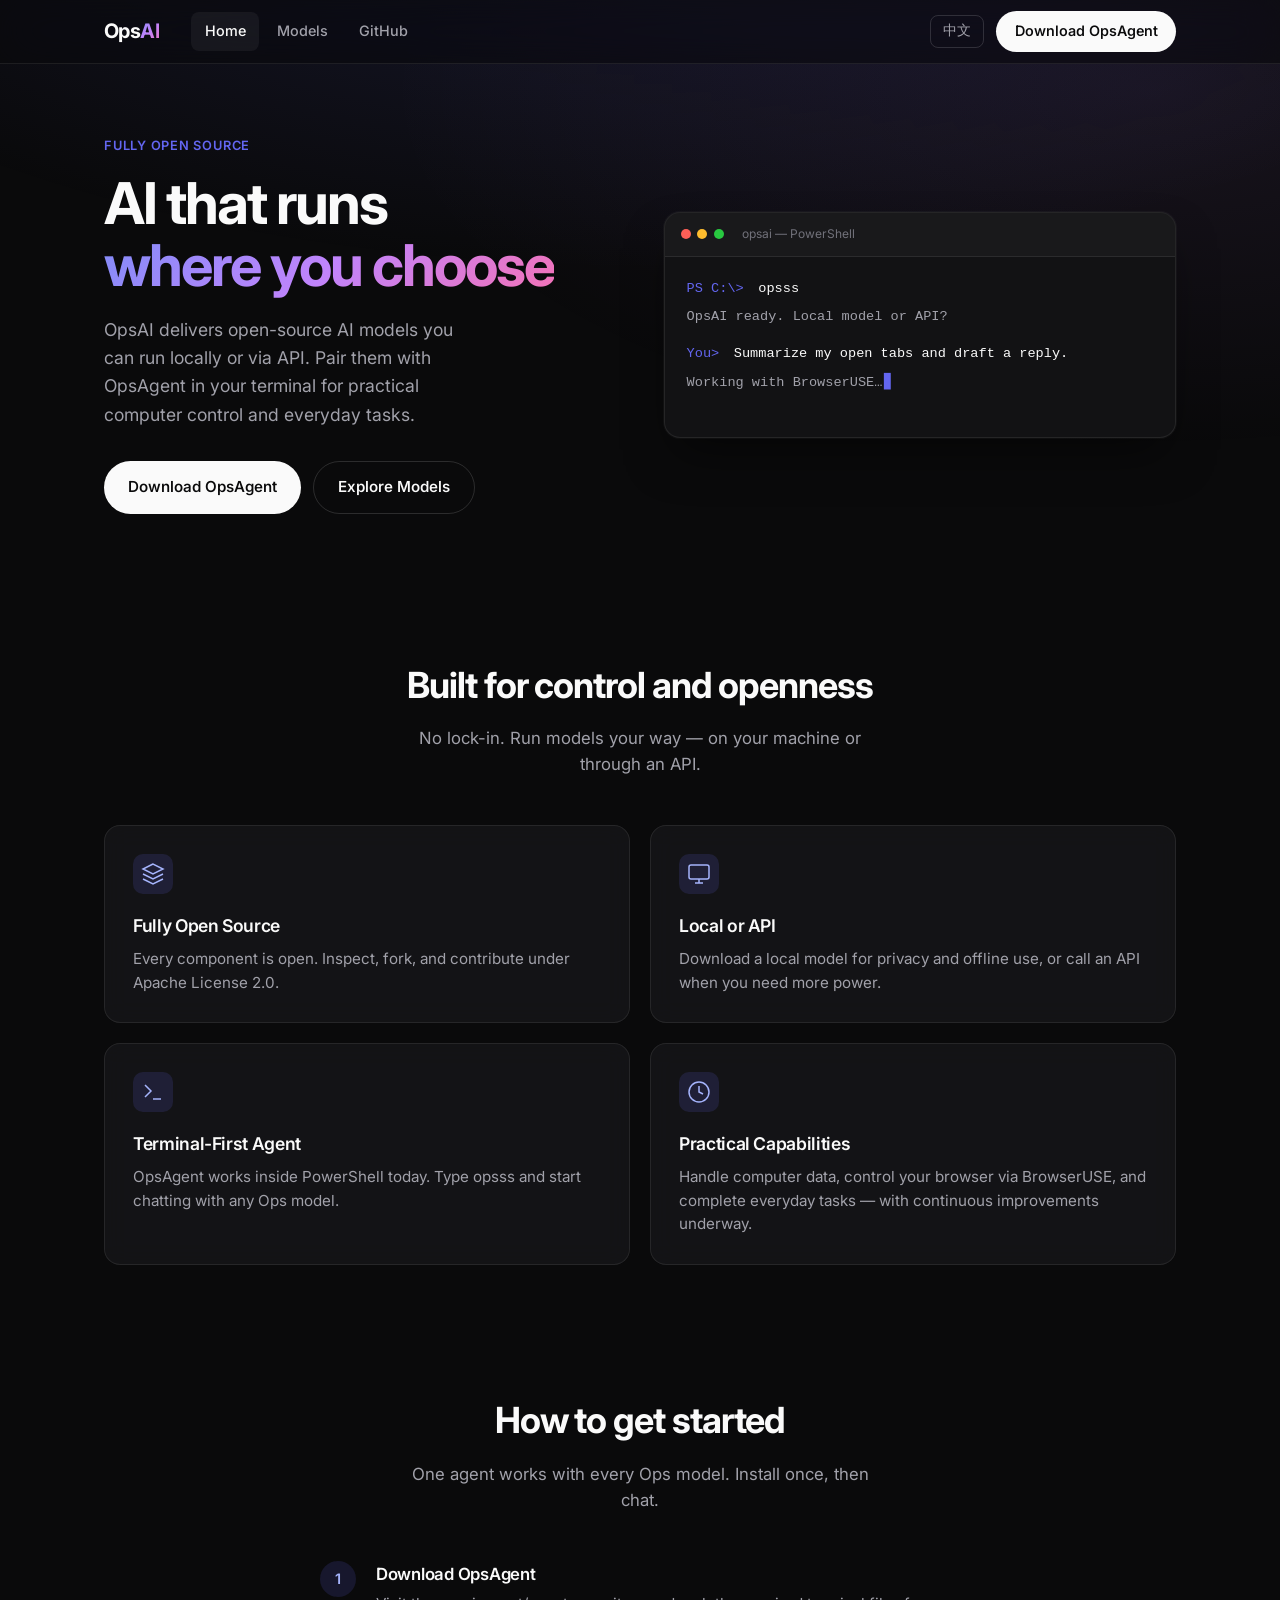
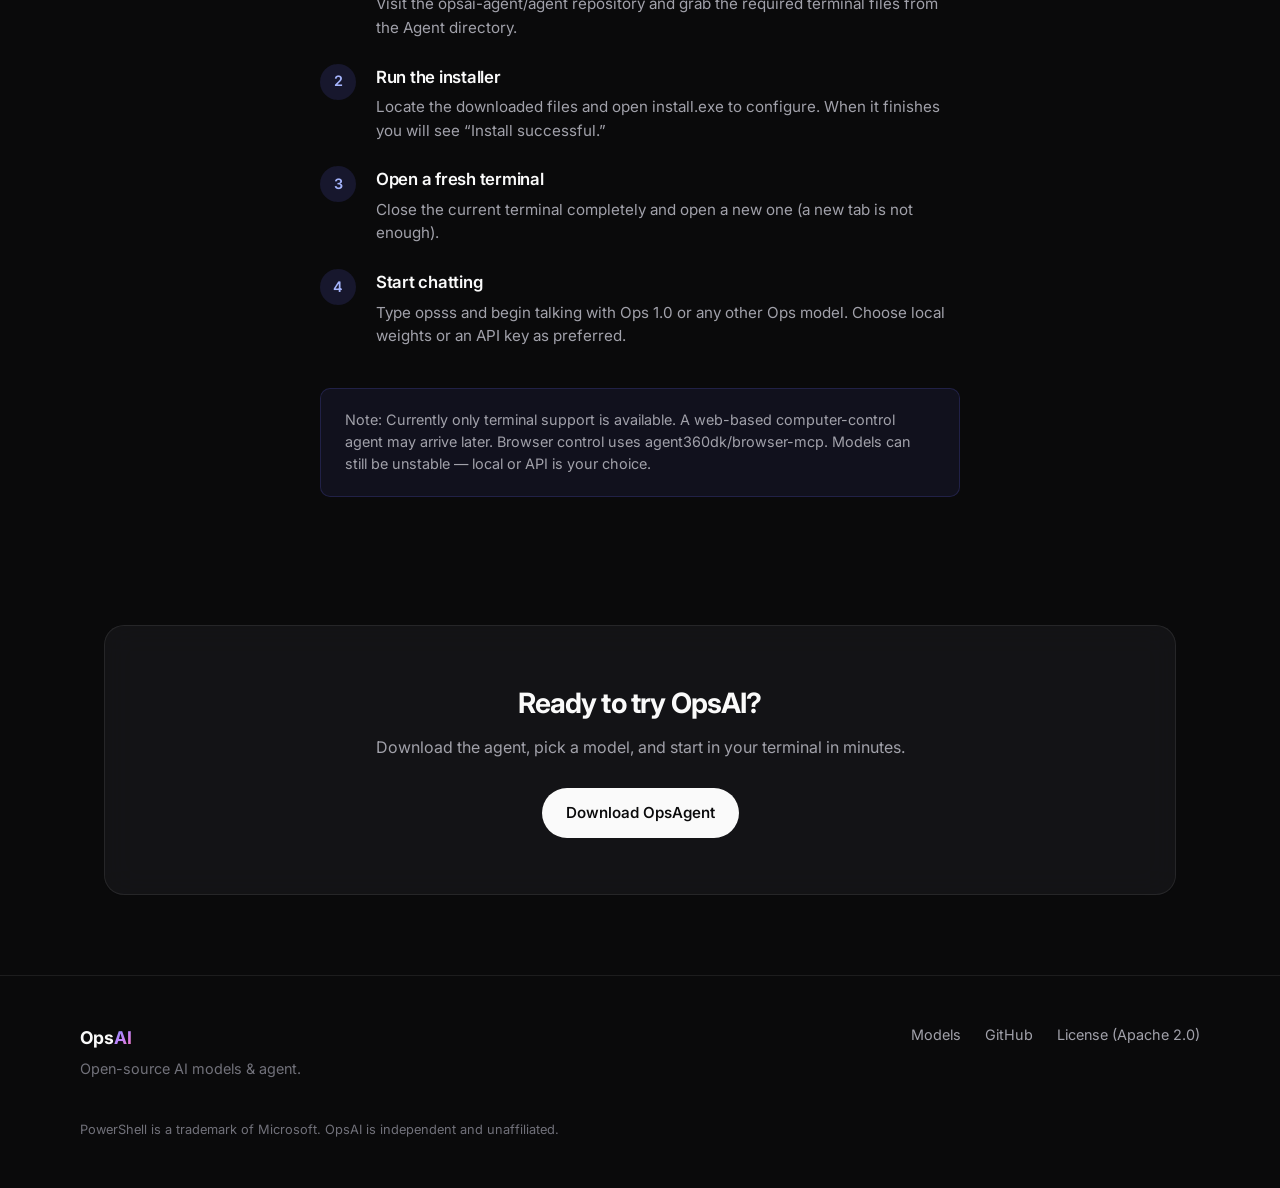
<file: index.html>
<!DOCTYPE html>
<html lang="en">
<head>
  <meta charset="UTF-8">
  <meta name="viewport" content="width=device-width, initial-scale=1.0">
  <title>OpsAI — Open-Source AI Models & Agent</title>
  <meta name="description" content="OpsAI is a fully open-source AI platform. Choose local models or API. Powered by OpsAgent for terminal-based AI assistance.">
  <link rel="stylesheet" href="styles.css">
  <link rel="preconnect" href="https://fonts.googleapis.com">
  <link rel="preconnect" href="https://fonts.gstatic.com" crossorigin>
  <link href="https://fonts.googleapis.com/css2?family=Inter:wght@400;500;600;700&display=swap" rel="stylesheet">
</head>
<body>
  <div class="bg-glow" aria-hidden="true"></div>

  <header class="nav">
    <div class="nav-inner">
      <a href="/" class="logo" aria-label="OpsAI Home">
        <span class="logo-mark">Ops</span><span class="logo-ai">AI</span>
      </a>
      <nav class="nav-links">
        <a href="/" class="nav-link active" data-i18n="nav.home">Home</a>
        <a href="/model.html" class="nav-link" data-i18n="nav.models">Models</a>
        <a href="https://github.com/opsai-agent/agent" class="nav-link" target="_blank" rel="noopener" data-i18n="nav.github">GitHub</a>
      </nav>
      <div class="nav-right">
        <button type="button" id="lang-toggle" class="lang-btn" onclick="toggleOpsaiLang()" aria-label="Switch language">中文</button>
        <a href="https://github.com/opsai-agent/agent/blob/main/Agent" class="btn btn-primary nav-cta" target="_blank" rel="noopener" data-i18n="nav.download">
          Download OpsAgent
        </a>
      </div>
    </div>
  </header>

  <main>
    <section class="hero">
      <div class="hero-content">
        <p class="eyebrow reveal" data-i18n="hero.eyebrow">Fully Open Source</p>
        <h1 class="hero-title reveal">
          <span data-i18n="hero.title.1">AI that runs</span><br>
          <span class="gradient-text" data-i18n="hero.title.2">where you choose</span>
        </h1>
        <p class="hero-sub reveal" data-i18n="hero.sub">
          OpsAI delivers open-source AI models you can run locally or via API. Pair them with OpsAgent in your terminal for practical computer control and everyday tasks.
        </p>
        <div class="hero-actions reveal">
          <a href="https://github.com/opsai-agent/agent/blob/main/Agent" class="btn btn-primary btn-lg" target="_blank" rel="noopener" data-i18n="hero.cta.download">Download OpsAgent</a>
          <a href="/model.html" class="btn btn-secondary btn-lg" data-i18n="hero.cta.explore">Explore Models</a>
        </div>
      </div>
      <div class="hero-visual reveal" aria-hidden="true">
        <div class="terminal-window">
          <div class="terminal-bar">
            <span class="dot red"></span>
            <span class="dot yellow"></span>
            <span class="dot green"></span>
            <span class="terminal-title">opsai — PowerShell</span>
          </div>
          <div class="terminal-body">
            <p><span class="prompt">PS C:\></span> opsss</p>
            <p class="ai-line">OpsAI ready. Local model or API?</p>
            <p><span class="prompt">You></span> Summarize my open tabs and draft a reply.</p>
            <p class="ai-line typing">Working with BrowserUSE…</p>
          </div>
        </div>
      </div>
    </section>

    <section class="section features" id="features">
      <div class="section-header">
        <h2 class="section-title reveal" data-i18n="features.title">Built for control and openness</h2>
        <p class="section-sub reveal" data-i18n="features.sub">No lock-in. Run models your way — on your machine or through an API.</p>
      </div>
      <div class="feature-grid">
        <article class="feature-card reveal">
          <div class="feature-icon">
            <svg width="24" height="24" viewBox="0 0 24 24" fill="none" stroke="currentColor" stroke-width="1.5"><path d="M12 2L2 7l10 5 10-5-10-5zM2 17l10 5 10-5M2 12l10 5 10-5"/></svg>
          </div>
          <h3 data-i18n="feat1.title">Fully Open Source</h3>
          <p data-i18n="feat1.desc">Every component is open. Inspect, fork, and contribute under Apache License 2.0.</p>
        </article>
        <article class="feature-card reveal">
          <div class="feature-icon">
            <svg width="24" height="24" viewBox="0 0 24 24" fill="none" stroke="currentColor" stroke-width="1.5"><rect x="2" y="3" width="20" height="14" rx="2"/><path d="M8 21h8M12 17v4"/></svg>
          </div>
          <h3 data-i18n="feat2.title">Local or API</h3>
          <p data-i18n="feat2.desc">Download a local model for privacy and offline use, or call an API when you need more power.</p>
        </article>
        <article class="feature-card reveal">
          <div class="feature-icon">
            <svg width="24" height="24" viewBox="0 0 24 24" fill="none" stroke="currentColor" stroke-width="1.5"><path d="M4 17l6-6-6-6M12 19h8"/></svg>
          </div>
          <h3 data-i18n="feat3.title">Terminal-First Agent</h3>
          <p data-i18n="feat3.desc">OpsAgent works inside PowerShell today. Type opsss and start chatting with any Ops model.</p>
        </article>
        <article class="feature-card reveal">
          <div class="feature-icon">
            <svg width="24" height="24" viewBox="0 0 24 24" fill="none" stroke="currentColor" stroke-width="1.5"><circle cx="12" cy="12" r="10"/><path d="M12 6v6l4 2"/></svg>
          </div>
          <h3 data-i18n="feat4.title">Practical Capabilities</h3>
          <p data-i18n="feat4.desc">Handle computer data, control your browser via BrowserUSE, and complete everyday tasks — with continuous improvements underway.</p>
        </article>
      </div>
    </section>

    <section class="section how" id="how">
      <div class="section-header">
        <h2 class="section-title reveal" data-i18n="how.title">How to get started</h2>
        <p class="section-sub reveal" data-i18n="how.sub">One agent works with every Ops model. Install once, then chat.</p>
      </div>
      <ol class="steps">
        <li class="step reveal">
          <span class="step-num">1</span>
          <div class="step-body">
            <h3 data-i18n="step1.title">Download OpsAgent</h3>
            <p data-i18n="step1.desc">Visit the opsai-agent/agent repository and grab the required terminal files from the Agent directory.</p>
          </div>
        </li>
        <li class="step reveal">
          <span class="step-num">2</span>
          <div class="step-body">
            <h3 data-i18n="step2.title">Run the installer</h3>
            <p data-i18n="step2.desc">Locate the downloaded files and open install.exe to configure. When it finishes you will see “Install successful.”</p>
          </div>
        </li>
        <li class="step reveal">
          <span class="step-num">3</span>
          <div class="step-body">
            <h3 data-i18n="step3.title">Open a fresh terminal</h3>
            <p data-i18n="step3.desc">Close the current terminal completely and open a new one (a new tab is not enough).</p>
          </div>
        </li>
        <li class="step reveal">
          <span class="step-num">4</span>
          <div class="step-body">
            <h3 data-i18n="step4.title">Start chatting</h3>
            <p data-i18n="step4.desc">Type opsss and begin talking with Ops 1.0 or any other Ops model. Choose local weights or an API key as preferred.</p>
          </div>
        </li>
      </ol>
      <div class="notice reveal">
        <p data-i18n="how.note">Note: Currently only terminal support is available. A web-based computer-control agent may arrive later. Browser control uses agent360dk/browser-mcp. Models can still be unstable — local or API is your choice.</p>
      </div>
    </section>

    <section class="section cta-section">
      <div class="cta-card reveal">
        <h2 data-i18n="cta.title">Ready to try OpsAI?</h2>
        <p data-i18n="cta.sub">Download the agent, pick a model, and start in your terminal in minutes.</p>
        <a href="https://github.com/opsai-agent/agent/blob/main/Agent" class="btn btn-primary btn-lg" target="_blank" rel="noopener" data-i18n="cta.btn">Download OpsAgent</a>
      </div>
    </section>
  </main>

  <footer class="footer">
    <div class="footer-inner">
      <div class="footer-brand">
        <span class="logo-mark">Ops</span><span class="logo-ai">AI</span>
        <p data-i18n="footer.tagline">Open-source AI models & agent.</p>
      </div>
      <div class="footer-links">
        <a href="/model.html" data-i18n="footer.models">Models</a>
        <a href="https://github.com/opsai-agent/agent" target="_blank" rel="noopener" data-i18n="footer.github">GitHub</a>
        <a href="https://github.com/opsai-agent/agent" target="_blank" rel="noopener" data-i18n="footer.license">License (Apache 2.0)</a>
      </div>
      <p class="footer-note" data-i18n="footer.note">PowerShell is a trademark of Microsoft. OpsAI is independent and unaffiliated.</p>
    </div>
  </footer>

  <script src="script.js"></script>
</body>
</html>
</file>
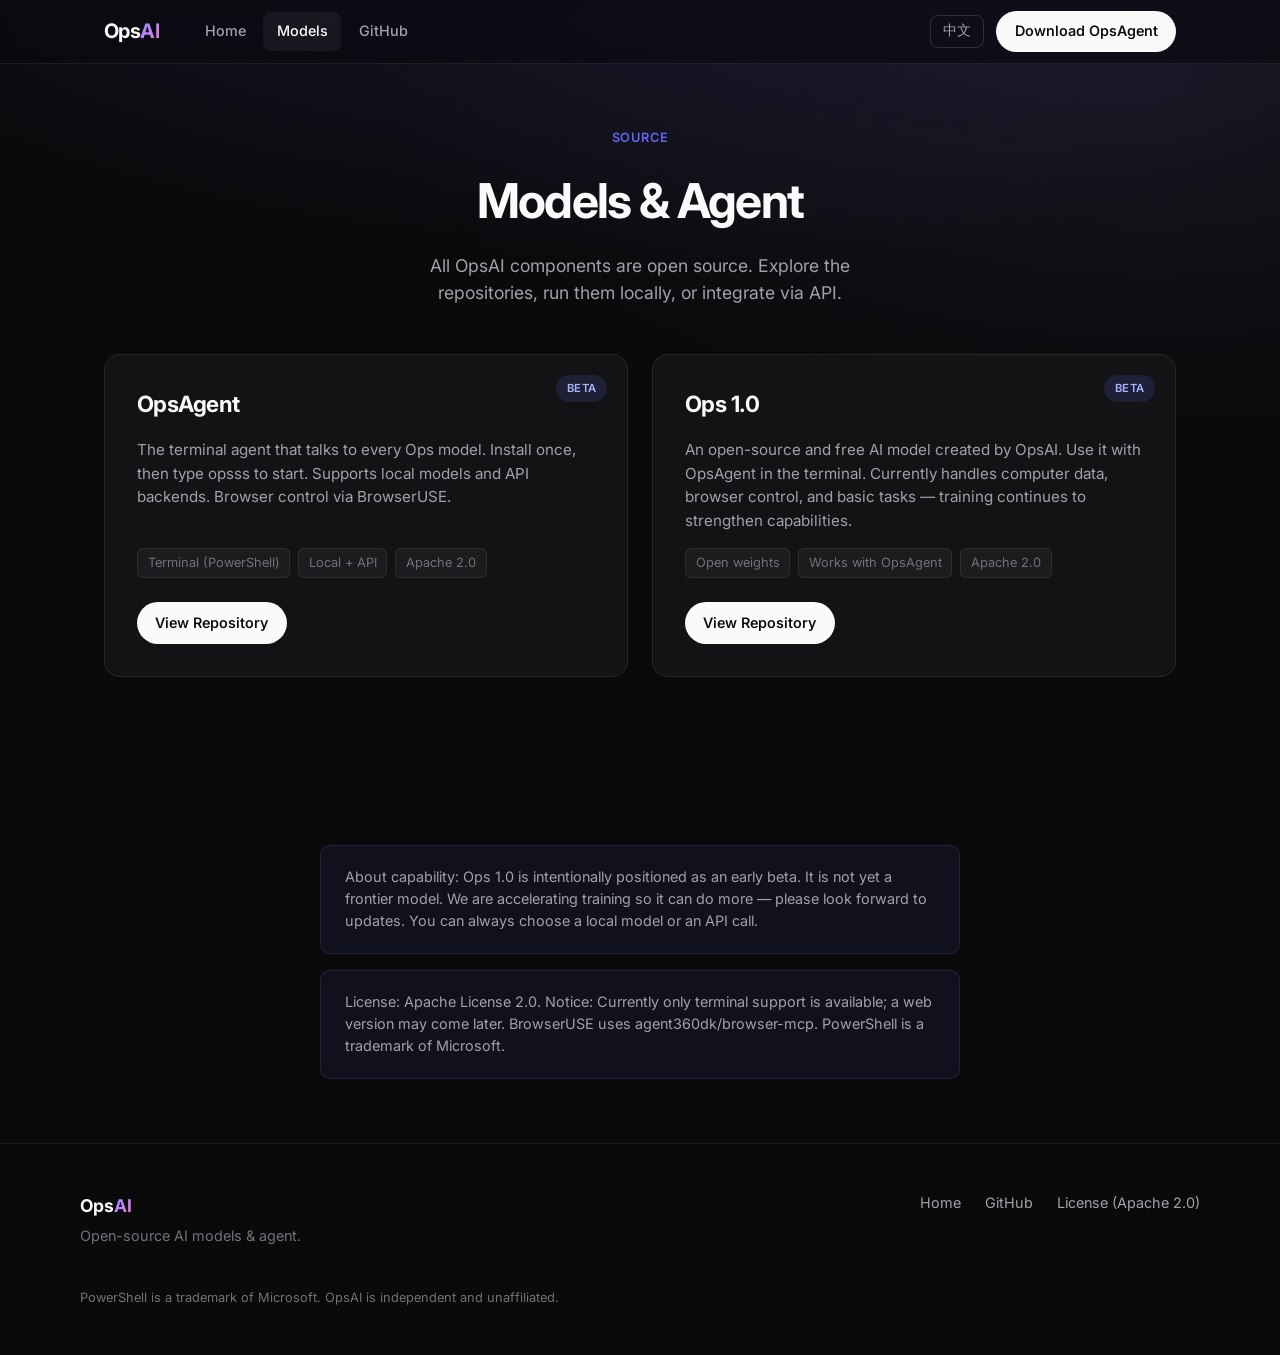
<file: model.html>
<!DOCTYPE html>
<html lang="en">
<head>
  <meta charset="UTF-8">
  <meta name="viewport" content="width=device-width, initial-scale=1.0">
  <title>Models — OpsAI</title>
  <meta name="description" content="Source repositories for OpsAgent and Ops 1.0 Beta — fully open-source AI models from OpsAI.">
  <link rel="stylesheet" href="styles.css">
  <link rel="preconnect" href="https://fonts.googleapis.com">
  <link rel="preconnect" href="https://fonts.gstatic.com" crossorigin>
  <link href="https://fonts.googleapis.com/css2?family=Inter:wght@400;500;600;700&display=swap" rel="stylesheet">
</head>
<body>
  <div class="bg-glow" aria-hidden="true"></div>

  <header class="nav">
    <div class="nav-inner">
      <a href="/" class="logo" aria-label="OpsAI Home">
        <span class="logo-mark">Ops</span><span class="logo-ai">AI</span>
      </a>
      <nav class="nav-links">
        <a href="/" class="nav-link" data-i18n="nav.home">Home</a>
        <a href="/model.html" class="nav-link active" data-i18n="nav.models">Models</a>
        <a href="https://github.com/opsai-agent/agent" class="nav-link" target="_blank" rel="noopener" data-i18n="nav.github">GitHub</a>
      </nav>
      <div class="nav-right">
        <button type="button" id="lang-toggle" class="lang-btn" onclick="toggleOpsaiLang()" aria-label="Switch language">中文</button>
        <a href="https://github.com/opsai-agent/agent/blob/main/Agent" class="btn btn-primary nav-cta" target="_blank" rel="noopener" data-i18n="nav.download">Download OpsAgent</a>
      </div>
    </div>
  </header>

  <main>
    <section class="page-hero">
      <p class="eyebrow reveal" data-i18n="models.eyebrow">Source</p>
      <h1 class="page-title reveal" data-i18n="models.title">Models & Agent</h1>
      <p class="page-sub reveal" data-i18n="models.sub">All OpsAI components are open source. Explore the repositories, run them locally, or integrate via API.</p>
    </section>

    <section class="section models-section">
      <div class="model-grid">
        <article class="model-card reveal">
          <div class="model-badge">Beta</div>
          <h2 data-i18n="model.agent.title">OpsAgent</h2>
          <p class="model-desc" data-i18n="model.agent.desc">The terminal agent that talks to every Ops model. Install once, then type opsss to start. Supports local models and API backends. Browser control via BrowserUSE.</p>
          <ul class="model-meta">
            <li data-i18n="model.agent.meta1">Terminal (PowerShell)</li>
            <li data-i18n="model.agent.meta2">Local + API</li>
            <li data-i18n="model.agent.meta3">Apache 2.0</li>
          </ul>
          <a href="https://github.com/opsai-agent/agent" class="btn btn-primary" target="_blank" rel="noopener" data-i18n="model.agent.btn">View Repository</a>
        </article>

        <article class="model-card reveal">
          <div class="model-badge">Beta</div>
          <h2 data-i18n="model.ops.title">Ops 1.0</h2>
          <p class="model-desc" data-i18n="model.ops.desc">An open-source and free AI model created by OpsAI. Use it with OpsAgent in the terminal. Currently handles computer data, browser control, and basic tasks — training continues to strengthen capabilities.</p>
          <ul class="model-meta">
            <li data-i18n="model.ops.meta1">Open weights</li>
            <li data-i18n="model.ops.meta2">Works with OpsAgent</li>
            <li data-i18n="model.ops.meta3">Apache 2.0</li>
          </ul>
          <a href="https://github.com/opsai-agent/ops-1.0" class="btn btn-primary" target="_blank" rel="noopener" data-i18n="model.ops.btn">View Repository</a>
        </article>
      </div>
    </section>

    <section class="section">
      <div class="notice reveal">
        <p data-i18n="models.capability">About capability: Ops 1.0 is intentionally positioned as an early beta. It is not yet a frontier model. We are accelerating training so it can do more — please look forward to updates. You can always choose a local model or an API call.</p>
      </div>
      <div class="notice reveal" style="margin-top: 1rem;">
        <p data-i18n="models.license">License: Apache License 2.0. Notice: Currently only terminal support is available; a web version may come later. BrowserUSE uses agent360dk/browser-mcp. PowerShell is a trademark of Microsoft.</p>
      </div>
    </section>
  </main>

  <footer class="footer">
    <div class="footer-inner">
      <div class="footer-brand">
        <span class="logo-mark">Ops</span><span class="logo-ai">AI</span>
        <p data-i18n="footer.tagline">Open-source AI models & agent.</p>
      </div>
      <div class="footer-links">
        <a href="/" data-i18n="nav.home">Home</a>
        <a href="https://github.com/opsai-agent/agent" target="_blank" rel="noopener" data-i18n="footer.github">GitHub</a>
        <a href="https://github.com/opsai-agent/agent" target="_blank" rel="noopener" data-i18n="footer.license">License (Apache 2.0)</a>
      </div>
      <p class="footer-note" data-i18n="footer.note">PowerShell is a trademark of Microsoft. OpsAI is independent and unaffiliated.</p>
    </div>
  </footer>

  <script src="script.js"></script>
</body>
</html>
</file>
<file: styles.css>
/* OpsAI — Design tokens & base
   Apple-inspired materials, Emil Kowalski motion rules, purposeful animation only */

:root {
  --bg: #0a0a0b;
  --bg-elevated: #121214;
  --bg-card: rgba(24, 24, 27, 0.72);
  --border: rgba(255, 255, 255, 0.08);
  --border-strong: rgba(255, 255, 255, 0.14);
  --text: #fafafa;
  --text-secondary: #a1a1aa;
  --text-muted: #71717a;
  --accent: #6366f1;
  --accent-soft: rgba(99, 102, 241, 0.15);
  --gradient: linear-gradient(135deg, #818cf8 0%, #c084fc 50%, #f472b6 100%);
  --ease-out: cubic-bezier(0.23, 1, 0.32, 1);
  --ease-in-out: cubic-bezier(0.77, 0, 0.175, 1);
  --radius: 16px;
  --radius-sm: 10px;
  --nav-height: 64px;
  --font: "Inter", system-ui, -apple-system, BlinkMacSystemFont, "Segoe UI", sans-serif;
}

*,
*::before,
*::after {
  box-sizing: border-box;
  margin: 0;
  padding: 0;
}

html {
  scroll-behavior: smooth;
}

@media (prefers-reduced-motion: reduce) {
  html {
    scroll-behavior: auto;
  }
}

body {
  font-family: var(--font);
  background: var(--bg);
  color: var(--text);
  line-height: 1.55;
  -webkit-font-smoothing: antialiased;
  min-height: 100vh;
  overflow-x: hidden;
}

.bg-glow {
  position: fixed;
  inset: 0;
  pointer-events: none;
  z-index: 0;
  background:
    radial-gradient(ellipse 80% 50% at 50% -20%, rgba(99, 102, 241, 0.18), transparent),
    radial-gradient(ellipse 60% 40% at 90% 10%, rgba(192, 132, 252, 0.08), transparent);
}

a {
  color: inherit;
  text-decoration: none;
}

code {
  font-family: ui-monospace, "SF Mono", Menlo, Monaco, Consolas, monospace;
  font-size: 0.9em;
  background: rgba(255, 255, 255, 0.06);
  padding: 0.15em 0.4em;
  border-radius: 6px;
  border: 1px solid var(--border);
}

.nav {
  position: sticky;
  top: 0;
  z-index: 100;
  height: var(--nav-height);
  background: rgba(10, 10, 11, 0.65);
  backdrop-filter: blur(20px) saturate(180%);
  -webkit-backdrop-filter: blur(20px) saturate(180%);
  border-bottom: 1px solid var(--border);
}

.nav-inner {
  max-width: 1120px;
  margin: 0 auto;
  padding: 0 1.5rem;
  height: 100%;
  display: flex;
  align-items: center;
  gap: 2rem;
}

.logo {
  display: flex;
  align-items: baseline;
  font-weight: 700;
  font-size: 1.25rem;
  letter-spacing: -0.03em;
  flex-shrink: 0;
}

.logo-mark {
  color: var(--text);
}

.logo-ai {
  background: var(--gradient);
  -webkit-background-clip: text;
  background-clip: text;
  color: transparent;
}

.nav-links {
  display: flex;
  gap: 0.25rem;
}

.nav-link {
  padding: 0.5rem 0.85rem;
  font-size: 0.9rem;
  font-weight: 500;
  color: var(--text-secondary);
  border-radius: 8px;
  transition: color 160ms var(--ease-out), background 160ms var(--ease-out);
}

.nav-link:hover,
.nav-link.active {
  color: var(--text);
  background: rgba(255, 255, 255, 0.05);
}

.nav-right {
  display: flex;
  align-items: center;
  gap: 0.75rem;
  margin-left: auto;
}

.lang-btn {
  font-family: inherit;
  font-size: 0.85rem;
  font-weight: 560;
  padding: 0.4rem 0.75rem;
  border-radius: 8px;
  border: 1px solid var(--border-strong);
  background: transparent;
  color: var(--text-secondary);
  cursor: pointer;
  transition: color 160ms var(--ease-out), background 160ms var(--ease-out), border-color 160ms var(--ease-out), transform 140ms var(--ease-out);
}

.lang-btn:hover {
  color: var(--text);
  background: rgba(255, 255, 255, 0.05);
  border-color: rgba(255, 255, 255, 0.22);
}

.lang-btn:active {
  transform: scale(0.97);
}

@media (max-width: 720px) {
  .nav-links { display: none; }
  .nav-cta { display: none; }
}

.btn {
  display: inline-flex;
  align-items: center;
  justify-content: center;
  gap: 0.5rem;
  font-family: inherit;
  font-weight: 560;
  font-size: 0.9rem;
  padding: 0.6rem 1.15rem;
  border-radius: 999px;
  border: none;
  cursor: pointer;
  transition: transform 140ms var(--ease-out), background 160ms var(--ease-out), box-shadow 160ms var(--ease-out);
}

.btn:active { transform: scale(0.97); }

.btn-primary {
  background: var(--text);
  color: var(--bg);
}

.btn-primary:hover {
  background: #e4e4e7;
  box-shadow: 0 0 0 1px rgba(255, 255, 255, 0.1);
}

.btn-secondary {
  background: transparent;
  color: var(--text);
  border: 1px solid var(--border-strong);
}

.btn-secondary:hover {
  background: rgba(255, 255, 255, 0.05);
  border-color: rgba(255, 255, 255, 0.22);
}

.btn-lg {
  padding: 0.85rem 1.5rem;
  font-size: 0.95rem;
}

@media (hover: hover) and (pointer: fine) {
  .btn-primary:hover { transform: translateY(-1px); }
  .btn-primary:active { transform: scale(0.97) translateY(0); }
}

.hero {
  position: relative;
  z-index: 1;
  max-width: 1120px;
  margin: 0 auto;
  padding: 4.5rem 1.5rem 5rem;
  display: grid;
  grid-template-columns: 1fr 1fr;
  gap: 3rem;
  align-items: center;
}

@media (max-width: 900px) {
  .hero { grid-template-columns: 1fr; padding-top: 3rem; }
  .hero-visual { order: -1; }
}

.eyebrow {
  font-size: 0.8rem;
  font-weight: 600;
  letter-spacing: 0.06em;
  text-transform: uppercase;
  color: var(--accent);
  margin-bottom: 1rem;
}

.hero-title {
  font-size: clamp(2.4rem, 5vw, 3.6rem);
  font-weight: 700;
  line-height: 1.08;
  letter-spacing: -0.035em;
  margin-bottom: 1.25rem;
}

.gradient-text {
  background: var(--gradient);
  -webkit-background-clip: text;
  background-clip: text;
  color: transparent;
}

.hero-sub {
  font-size: 1.1rem;
  color: var(--text-secondary);
  max-width: 34ch;
  margin-bottom: 2rem;
  line-height: 1.6;
}

.hero-actions {
  display: flex;
  flex-wrap: wrap;
  gap: 0.75rem;
}

.terminal-window {
  background: var(--bg-elevated);
  border: 1px solid var(--border);
  border-radius: var(--radius);
  overflow: hidden;
  box-shadow: 0 0 0 1px rgba(255, 255, 255, 0.03), 0 24px 48px -12px rgba(0, 0, 0, 0.5);
}

.terminal-bar {
  display: flex;
  align-items: center;
  gap: 0.4rem;
  padding: 0.75rem 1rem;
  background: rgba(255, 255, 255, 0.03);
  border-bottom: 1px solid var(--border);
}

.dot { width: 10px; height: 10px; border-radius: 50%; }
.dot.red { background: #ff5f57; }
.dot.yellow { background: #febc2e; }
.dot.green { background: #28c840; }

.terminal-title {
  margin-left: 0.75rem;
  font-size: 0.75rem;
  color: var(--text-muted);
}

.terminal-body {
  padding: 1.25rem 1.35rem;
  font-family: ui-monospace, "SF Mono", Menlo, monospace;
  font-size: 0.85rem;
  line-height: 1.7;
  min-height: 180px;
}

.prompt { color: var(--accent); margin-right: 0.4rem; }
.ai-line { color: var(--text-secondary); margin: 0.35rem 0 0.85rem; }
.typing::after {
  content: "▋";
  animation: blink 1.1s step-end infinite;
  color: var(--accent);
  margin-left: 2px;
}
@keyframes blink { 50% { opacity: 0; } }
@media (prefers-reduced-motion: reduce) {
  .typing::after { animation: none; opacity: 0.6; }
}

.section {
  position: relative;
  z-index: 1;
  max-width: 1120px;
  margin: 0 auto;
  padding: 4rem 1.5rem;
}

.section-header { text-align: center; margin-bottom: 3rem; }
.section-title {
  font-size: clamp(1.75rem, 3vw, 2.25rem);
  font-weight: 700;
  letter-spacing: -0.03em;
  margin-bottom: 0.75rem;
}
.section-sub {
  color: var(--text-secondary);
  font-size: 1.05rem;
  max-width: 42ch;
  margin: 0 auto;
}

.feature-grid {
  display: grid;
  grid-template-columns: repeat(2, 1fr);
  gap: 1.25rem;
}
@media (max-width: 700px) {
  .feature-grid { grid-template-columns: 1fr; }
}

.feature-card {
  background: var(--bg-card);
  backdrop-filter: blur(12px);
  -webkit-backdrop-filter: blur(12px);
  border: 1px solid var(--border);
  border-radius: var(--radius);
  padding: 1.75rem;
  transition: border-color 200ms var(--ease-out), transform 200ms var(--ease-out);
}
@media (hover: hover) and (pointer: fine) {
  .feature-card:hover {
    border-color: var(--border-strong);
    transform: translateY(-2px);
  }
}

.feature-icon {
  width: 40px;
  height: 40px;
  display: flex;
  align-items: center;
  justify-content: center;
  background: var(--accent-soft);
  color: #a5b4fc;
  border-radius: 10px;
  margin-bottom: 1.1rem;
}
.feature-card h3 {
  font-size: 1.1rem;
  font-weight: 600;
  letter-spacing: -0.02em;
  margin-bottom: 0.5rem;
}
.feature-card p {
  color: var(--text-secondary);
  font-size: 0.95rem;
  line-height: 1.55;
}

.steps {
  list-style: none;
  display: flex;
  flex-direction: column;
  gap: 1.5rem;
  max-width: 640px;
  margin: 0 auto;
}
.step { display: flex; gap: 1.25rem; align-items: flex-start; }
.step-num {
  flex-shrink: 0;
  width: 36px;
  height: 36px;
  display: flex;
  align-items: center;
  justify-content: center;
  font-weight: 600;
  font-size: 0.9rem;
  background: var(--accent-soft);
  color: #a5b4fc;
  border-radius: 50%;
}
.step-body h3 {
  font-size: 1.05rem;
  font-weight: 600;
  margin-bottom: 0.35rem;
  letter-spacing: -0.015em;
}
.step-body p { color: var(--text-secondary); font-size: 0.95rem; }
.step-body a { color: #a5b4fc; text-decoration: underline; text-underline-offset: 3px; }

.notice {
  max-width: 640px;
  margin: 2.5rem auto 0;
  padding: 1.25rem 1.5rem;
  background: rgba(99, 102, 241, 0.08);
  border: 1px solid rgba(99, 102, 241, 0.2);
  border-radius: var(--radius-sm);
  font-size: 0.9rem;
  color: var(--text-secondary);
  line-height: 1.55;
}
.notice strong { color: var(--text); }

.cta-section { padding-bottom: 5rem; }
.cta-card {
  text-align: center;
  padding: 3.5rem 2rem;
  background: var(--bg-card);
  border: 1px solid var(--border);
  border-radius: calc(var(--radius) + 4px);
  backdrop-filter: blur(16px);
}
.cta-card h2 {
  font-size: 1.75rem;
  font-weight: 700;
  letter-spacing: -0.03em;
  margin-bottom: 0.6rem;
}
.cta-card p { color: var(--text-secondary); margin-bottom: 1.75rem; }

.page-hero {
  position: relative;
  z-index: 1;
  max-width: 1120px;
  margin: 0 auto;
  padding: 4rem 1.5rem 2rem;
  text-align: center;
}
.page-title {
  font-size: clamp(2.2rem, 4vw, 3rem);
  font-weight: 700;
  letter-spacing: -0.035em;
  margin-bottom: 0.85rem;
}
.page-sub {
  color: var(--text-secondary);
  font-size: 1.1rem;
  max-width: 40ch;
  margin: 0 auto;
}

.models-section { padding-top: 1rem; }
.model-grid {
  display: grid;
  grid-template-columns: repeat(2, 1fr);
  gap: 1.5rem;
}
@media (max-width: 700px) {
  .model-grid { grid-template-columns: 1fr; }
}

.model-card {
  position: relative;
  background: var(--bg-card);
  border: 1px solid var(--border);
  border-radius: var(--radius);
  padding: 2rem;
  display: flex;
  flex-direction: column;
  gap: 1rem;
  transition: border-color 200ms var(--ease-out), transform 200ms var(--ease-out);
}
@media (hover: hover) and (pointer: fine) {
  .model-card:hover {
    border-color: var(--border-strong);
    transform: translateY(-3px);
  }
}
.model-badge {
  position: absolute;
  top: 1.25rem;
  right: 1.25rem;
  font-size: 0.7rem;
  font-weight: 600;
  letter-spacing: 0.04em;
  text-transform: uppercase;
  padding: 0.3rem 0.65rem;
  background: var(--accent-soft);
  color: #a5b4fc;
  border-radius: 999px;
}
.model-card h2 {
  font-size: 1.4rem;
  font-weight: 700;
  letter-spacing: -0.025em;
}
.model-desc {
  color: var(--text-secondary);
  font-size: 0.95rem;
  line-height: 1.55;
  flex: 1;
}
.model-meta {
  list-style: none;
  display: flex;
  flex-wrap: wrap;
  gap: 0.5rem;
  margin-bottom: 0.5rem;
}
.model-meta li {
  font-size: 0.8rem;
  color: var(--text-muted);
  padding: 0.25rem 0.6rem;
  background: rgba(255, 255, 255, 0.04);
  border-radius: 6px;
  border: 1px solid var(--border);
}
.model-card .btn { align-self: flex-start; }

.footer {
  position: relative;
  z-index: 1;
  border-top: 1px solid var(--border);
  padding: 3rem 1.5rem;
}
.footer-inner {
  max-width: 1120px;
  margin: 0 auto;
  display: flex;
  flex-wrap: wrap;
  gap: 2rem;
  align-items: flex-start;
  justify-content: space-between;
}
.footer-brand .logo-mark,
.footer-brand .logo-ai {
  font-weight: 700;
  font-size: 1.1rem;
}
.footer-brand p {
  margin-top: 0.4rem;
  font-size: 0.9rem;
  color: var(--text-muted);
}
.footer-links {
  display: flex;
  gap: 1.5rem;
  flex-wrap: wrap;
}
.footer-links a {
  font-size: 0.9rem;
  color: var(--text-secondary);
  transition: color 150ms var(--ease-out);
}
.footer-links a:hover { color: var(--text); }
.footer-note {
  width: 100%;
  font-size: 0.8rem;
  color: var(--text-muted);
  margin-top: 0.5rem;
}

.reveal {
  opacity: 0;
  transform: translateY(12px);
  transition: opacity 500ms var(--ease-out), transform 500ms var(--ease-out);
}
.reveal.is-visible {
  opacity: 1;
  transform: translateY(0);
}
@media (prefers-reduced-motion: reduce) {
  .reveal {
    opacity: 1;
    transform: none;
    transition: opacity 200ms ease;
  }
}
.feature-grid .reveal:nth-child(1) { transition-delay: 0ms; }
.feature-grid .reveal:nth-child(2) { transition-delay: 50ms; }
.feature-grid .reveal:nth-child(3) { transition-delay: 100ms; }
.feature-grid .reveal:nth-child(4) { transition-delay: 150ms; }
.steps .reveal:nth-child(1) { transition-delay: 0ms; }
.steps .reveal:nth-child(2) { transition-delay: 40ms; }
.steps .reveal:nth-child(3) { transition-delay: 80ms; }
.steps .reveal:nth-child(4) { transition-delay: 120ms; }
.model-grid .reveal:nth-child(1) { transition-delay: 0ms; }
.model-grid .reveal:nth-child(2) { transition-delay: 60ms; }
</file>
